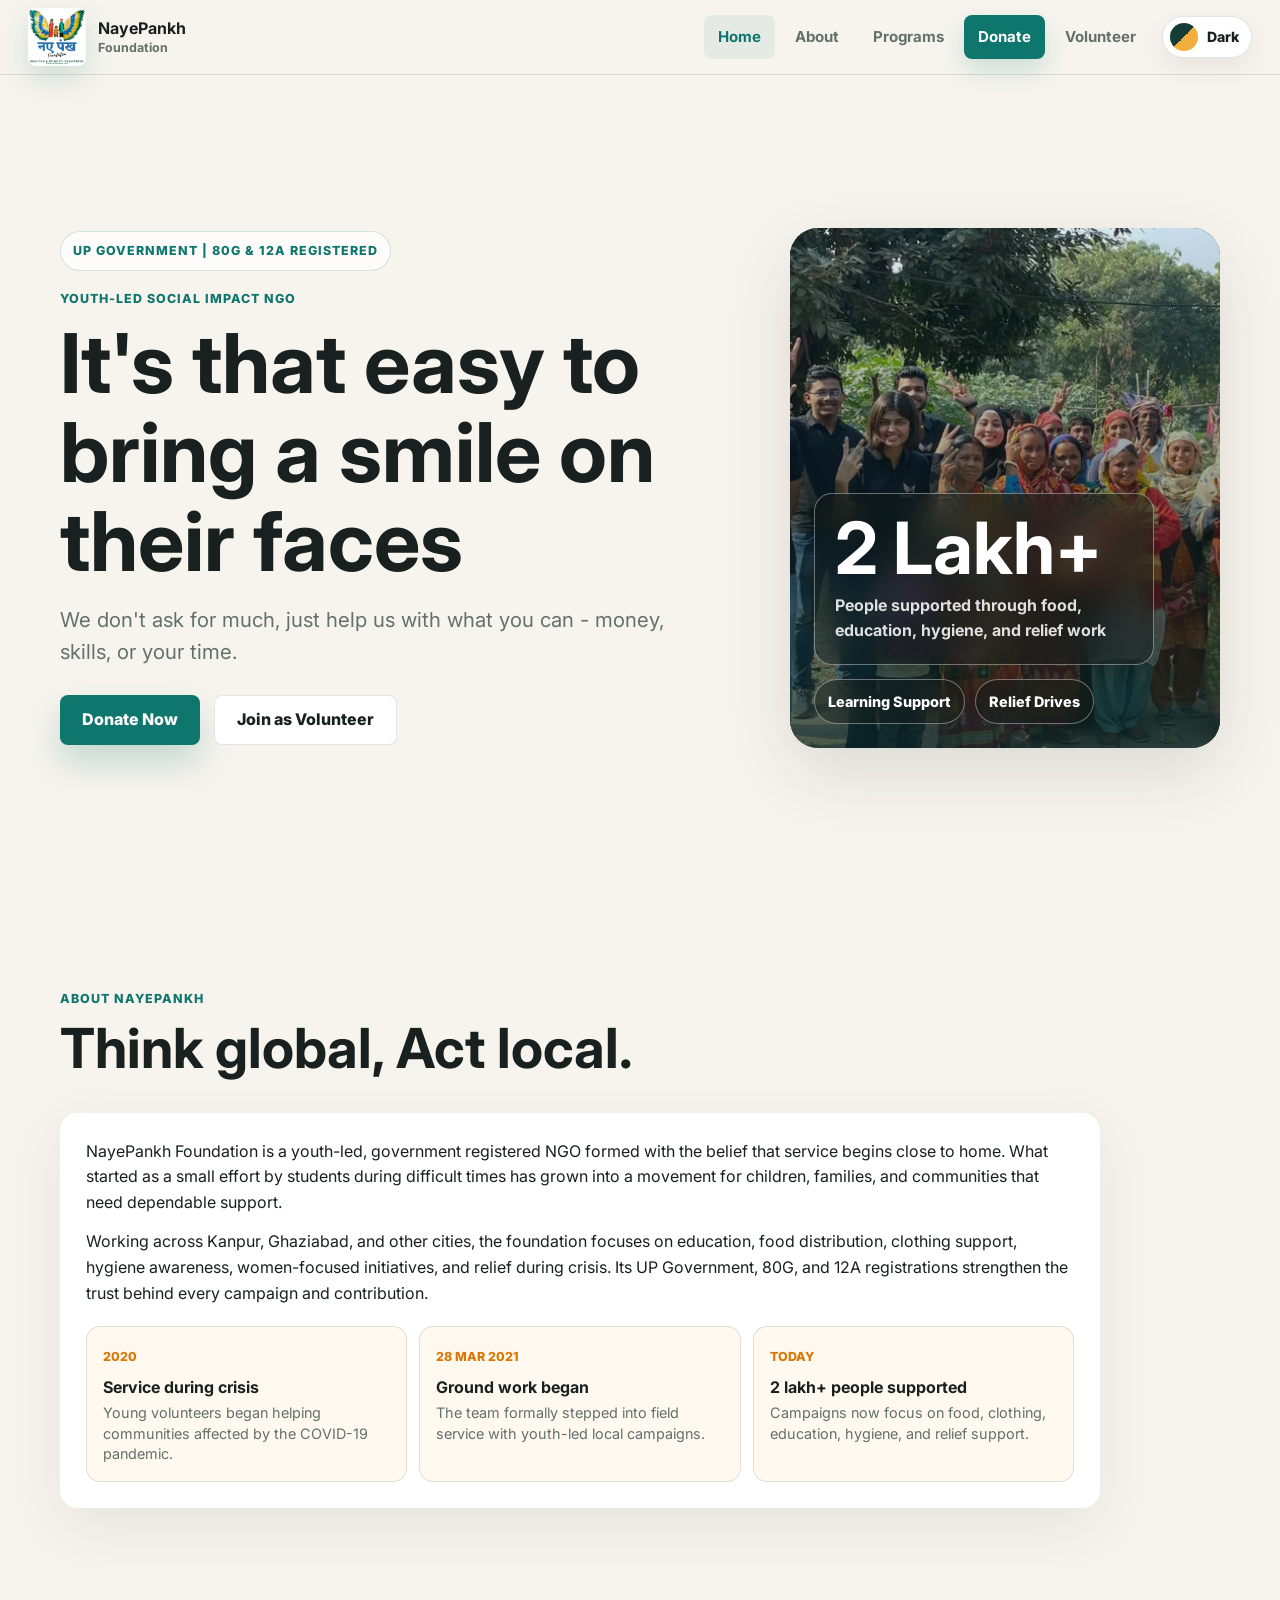
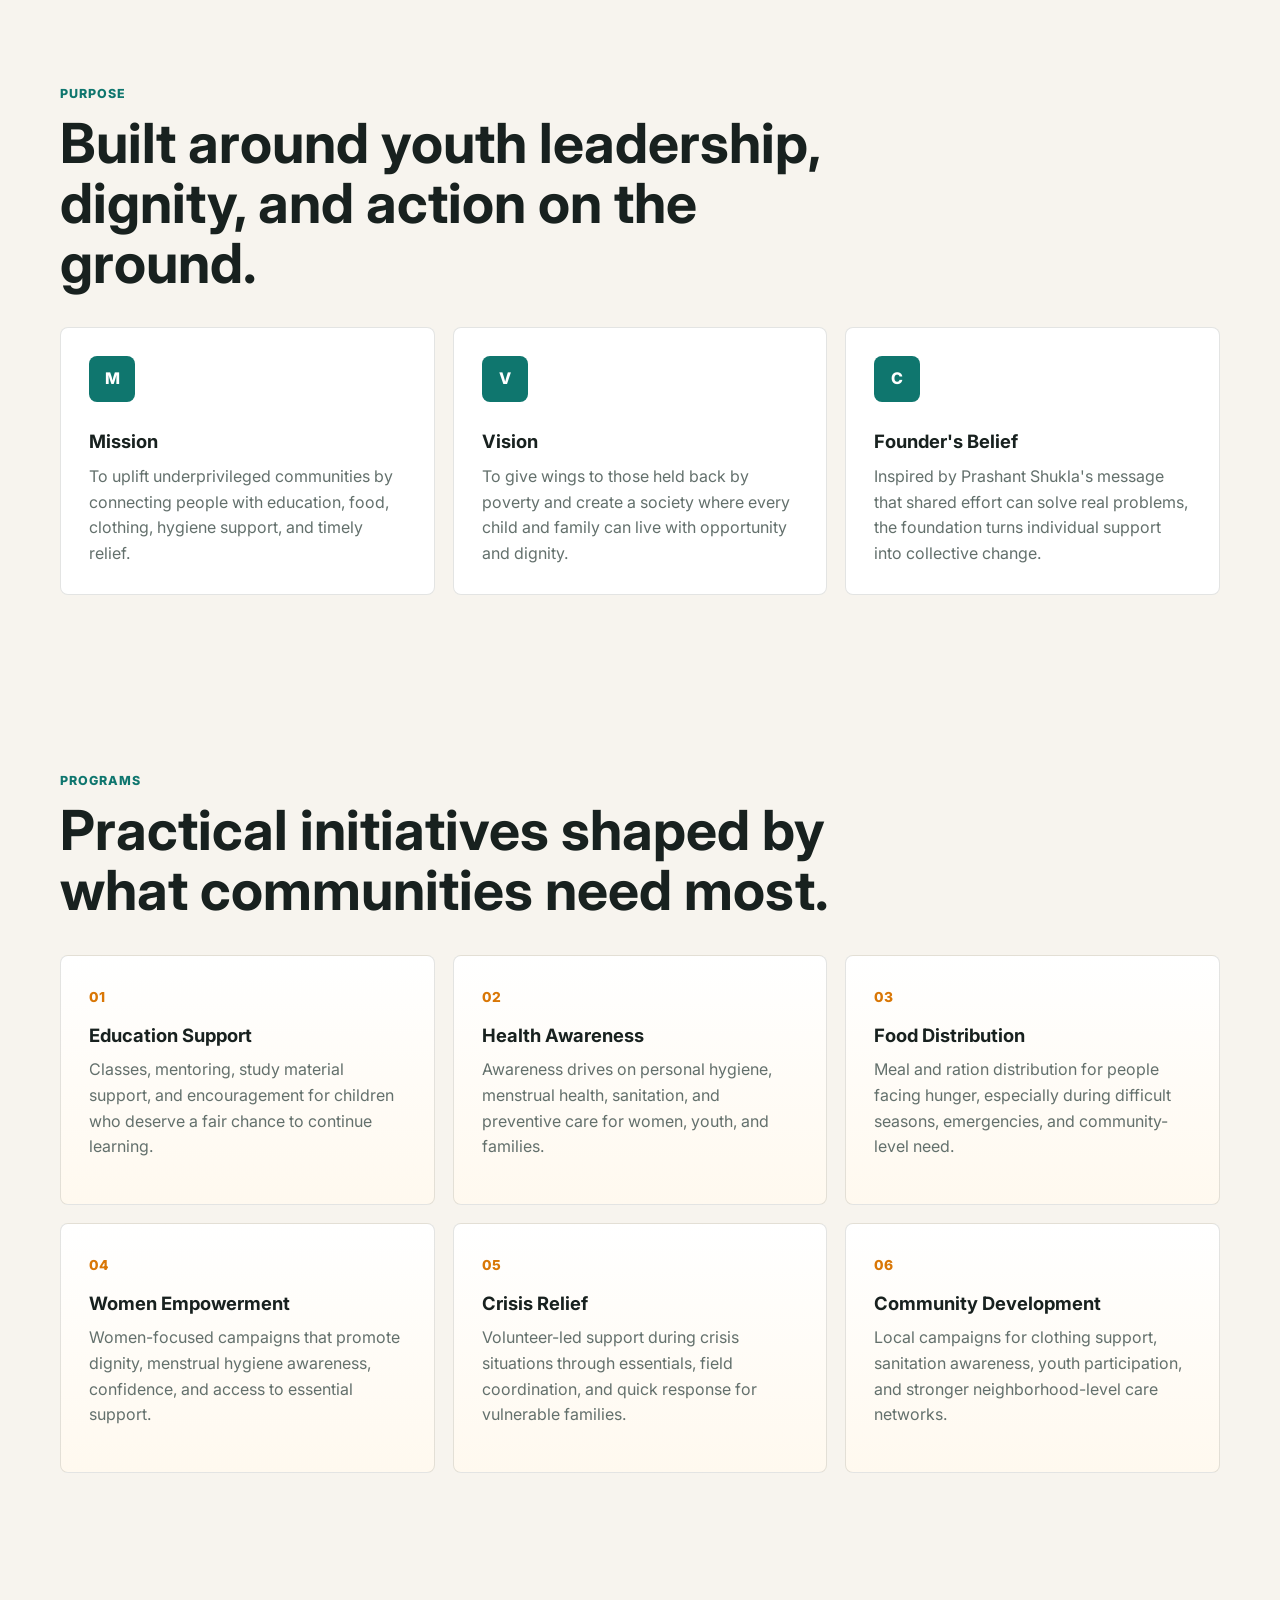
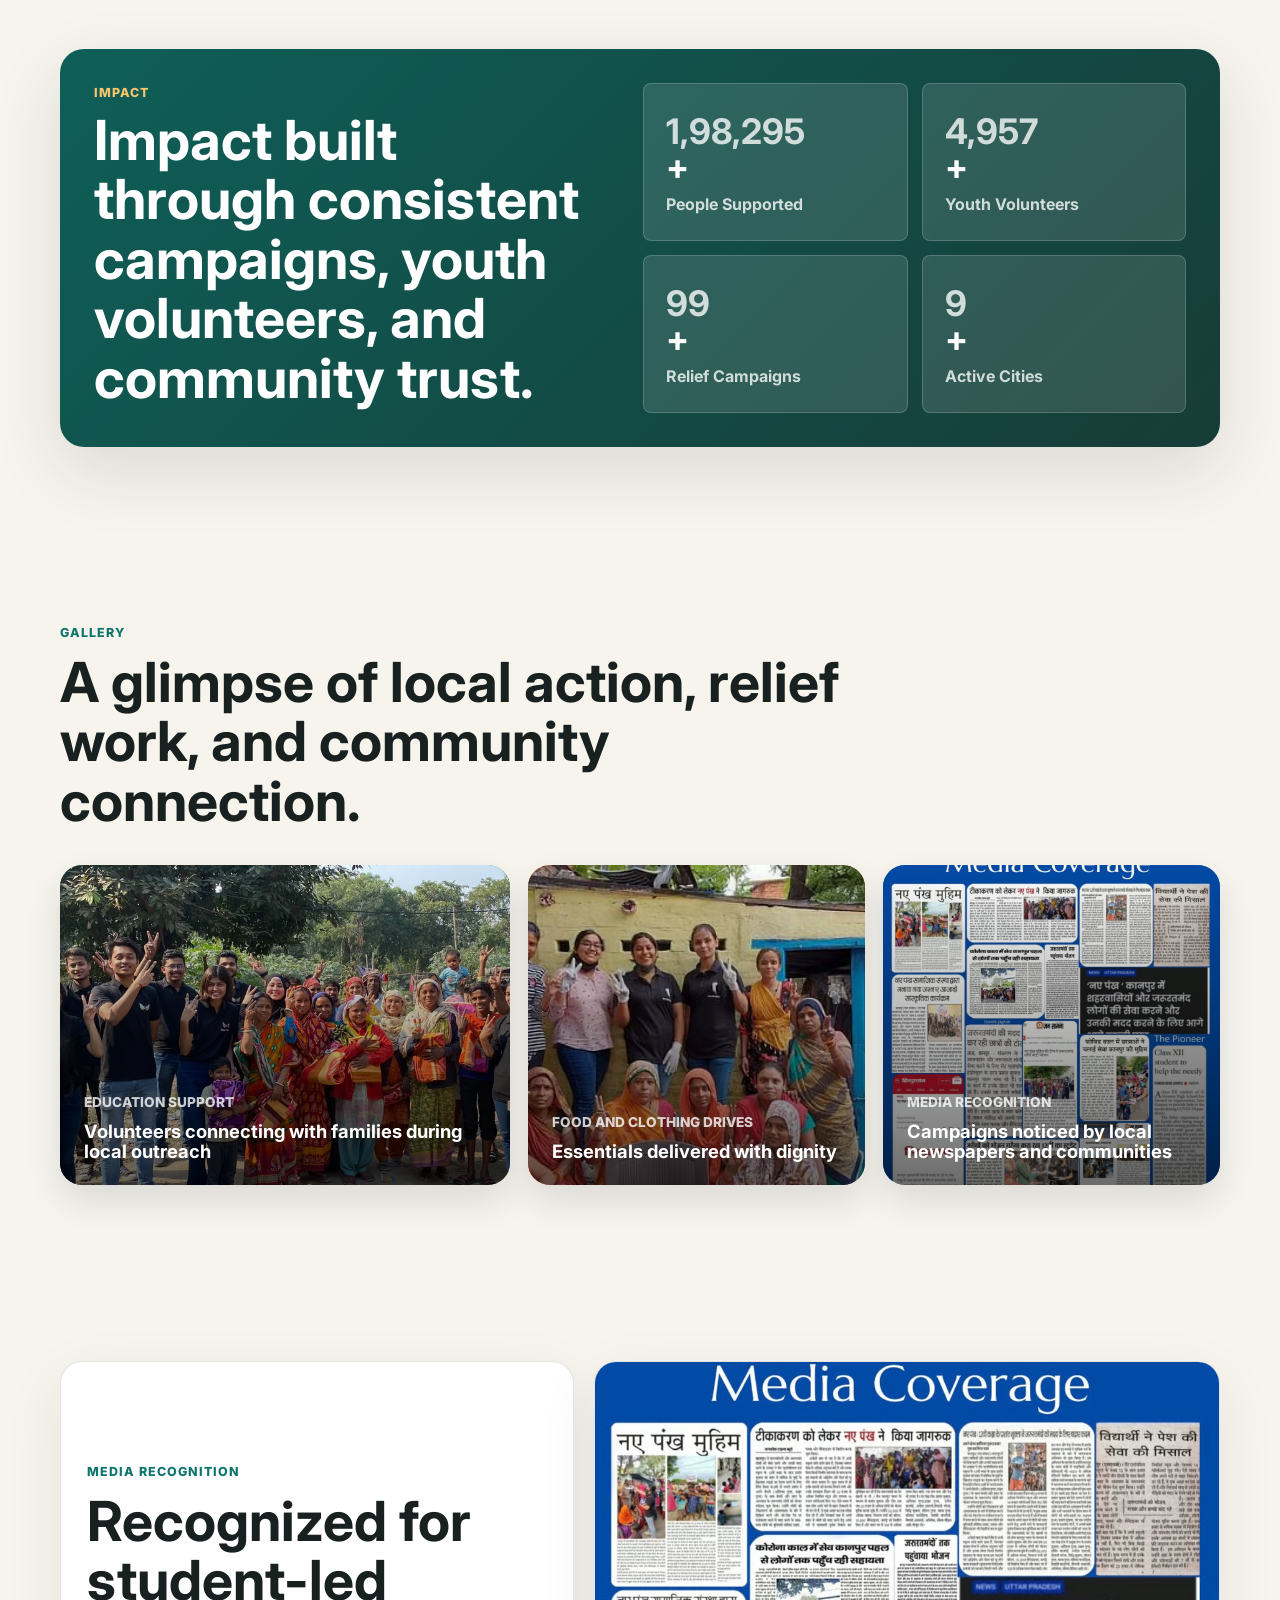
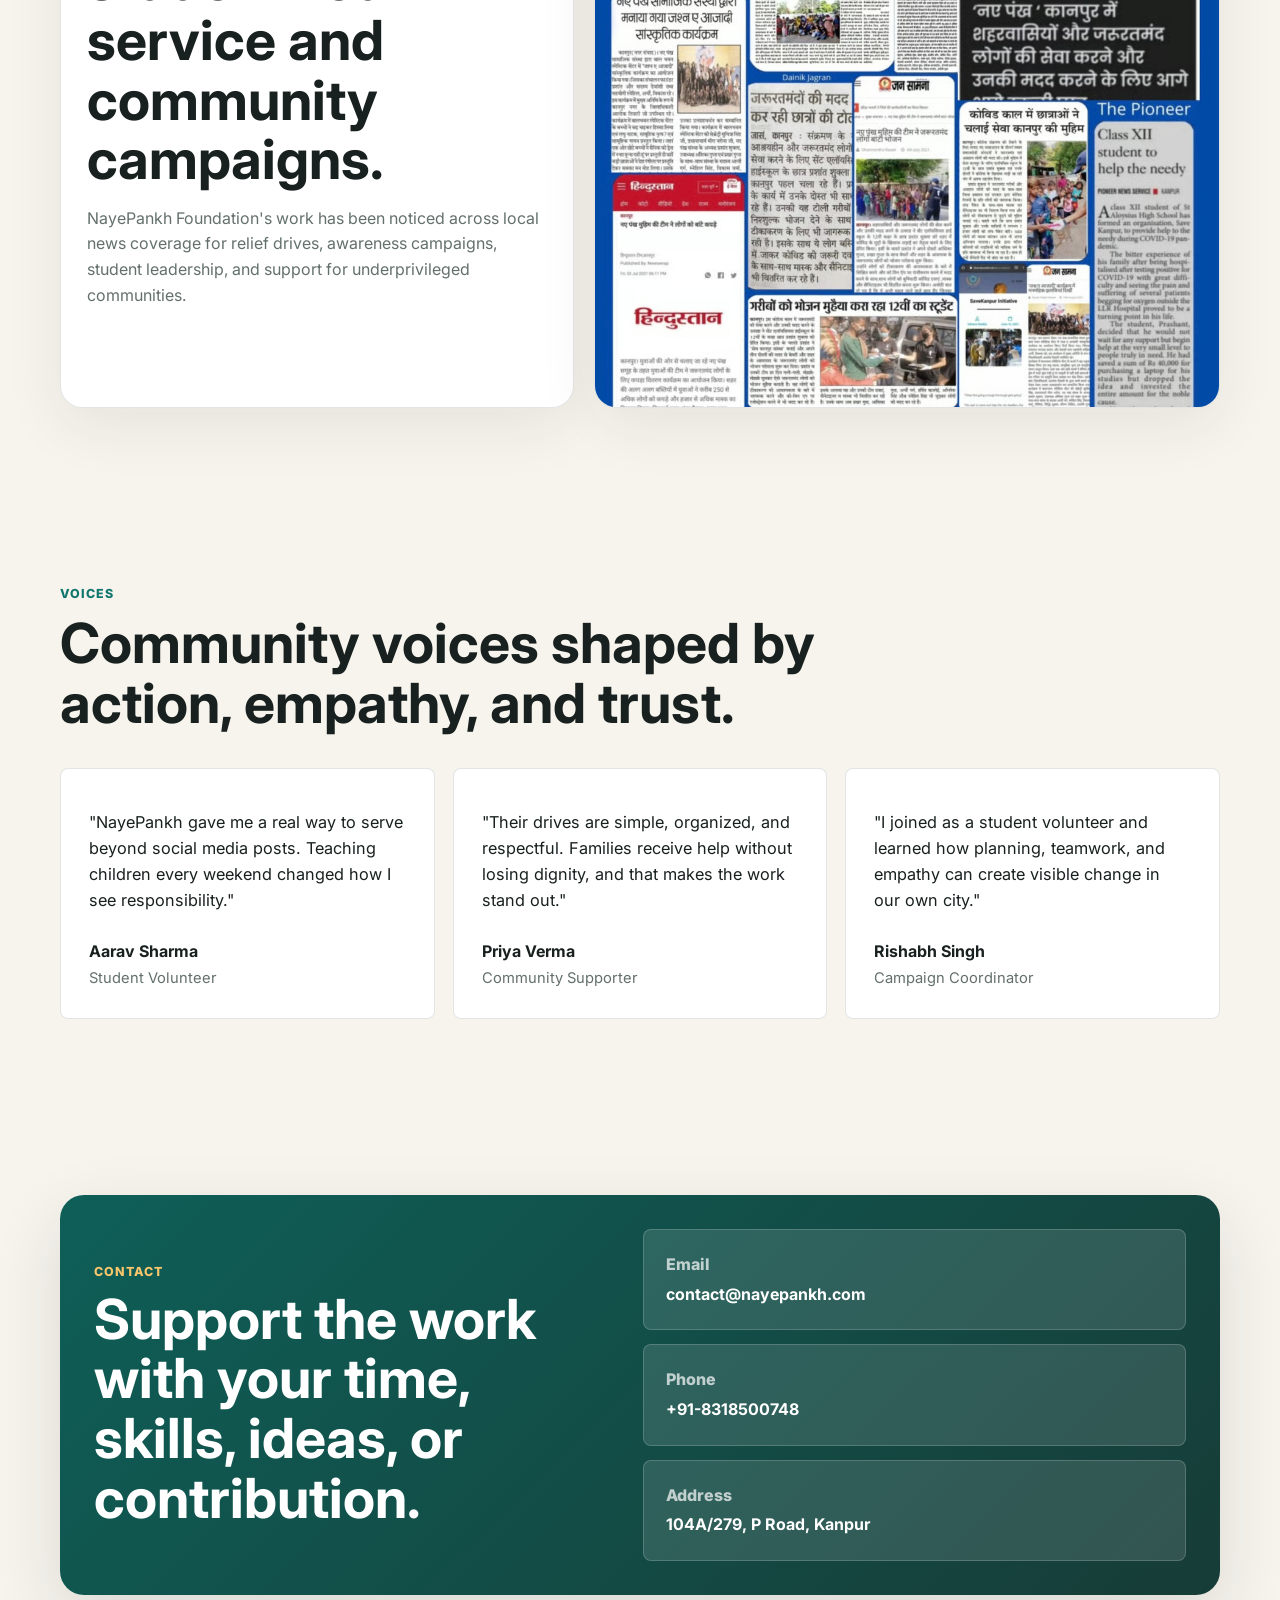
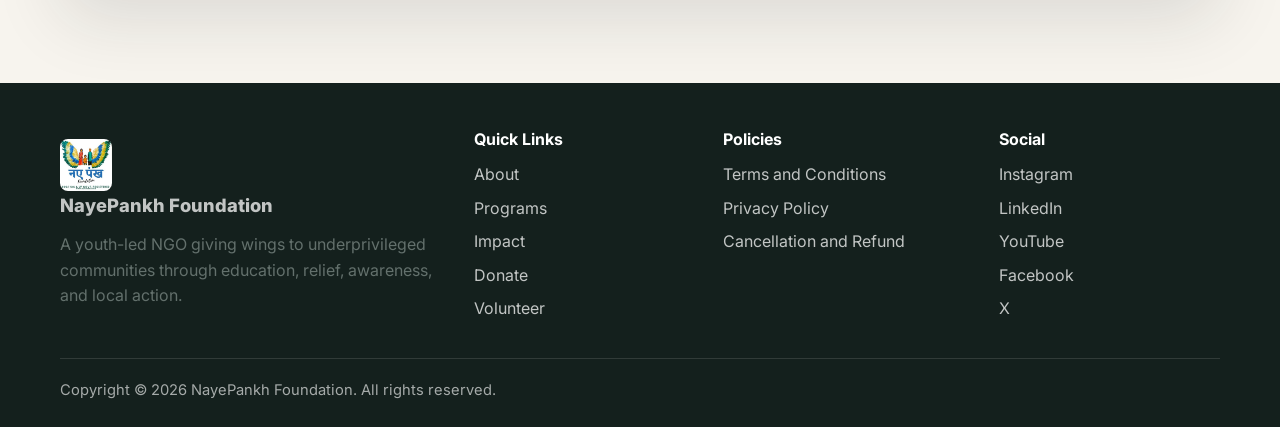
<file: index.html>
﻿<!DOCTYPE html>
<html lang="en">
<head>
  <meta charset="UTF-8">
  <meta name="viewport" content="width=device-width, initial-scale=1.0">
  <title>NayePankh Foundation | Government Registered NGO</title>
  <meta name="description" content="NayePankh Foundation is a UP Government, 80G and 12A registered youth-led NGO helping underprivileged communities through education, food, hygiene, clothing, and relief initiatives.">
  <link rel="preconnect" href="https://fonts.googleapis.com">
  <link rel="preconnect" href="https://fonts.gstatic.com" crossorigin>
  <link href="https://fonts.googleapis.com/css2?family=Inter:wght@400;500;600;700;800&display=swap" rel="stylesheet">
  <link href="https://unpkg.com/aos@2.3.1/dist/aos.css" rel="stylesheet">
  <link rel="stylesheet" href="style.css">
</head>
<body>
  <header class="site-header" id="top">
    <nav class="navbar">
      <a href="index.html#home" class="brand" aria-label="NayePankh Foundation home">
        <img class="brand-logo" src="assets/images/logo/nayepankh-logo.avif" alt="NayePankh Foundation official logo">
        <span>
          <strong>NayePankh</strong>
          <small>Foundation</small>
        </span>
      </a>
      <button class="nav-toggle" type="button" aria-label="Open navigation" aria-expanded="false">
        <span></span>
        <span></span>
        <span></span>
      </button>
      <div class="nav-links" id="navLinks">
        <a href="index.html#home">Home</a>
        <a href="index.html#about">About</a>
        <a href="index.html#programs">Programs</a>
        <a href="donate.html" class="nav-cta">Donate</a>
        <a href="volunteer.html" class="nav-volunteer">Volunteer</a>
        <button class="theme-toggle" type="button" aria-label="Switch to dark mode">
          <span class="theme-toggle-icon"></span>
          <span class="theme-toggle-text">Dark</span>
        </button>
      </div>
    </nav>
  </header>

  <main>
    <section class="hero section-shell" id="home">
      <div class="hero-content" data-aos="fade-up">
        <div class="trust-badge">UP Government | 80G & 12A Registered</div>
        <p class="eyebrow">Youth-led social impact NGO</p>
        <h1>It's that easy to bring a smile on their faces</h1>
        <p class="hero-subtitle">We don't ask for much, just help us with what you can - money, skills, or your time.</p>
        <div class="hero-actions">
          <a class="btn btn-primary" href="donate.html">Donate Now</a>
          <a class="btn btn-secondary" href="volunteer.html">Join as Volunteer</a>
        </div>
      </div>
      <div class="hero-panel" data-aos="zoom-in" data-aos-delay="120">
        <img src="assets/images/gallery/community-outreach.avif" alt="NayePankh Foundation volunteers with community members during a local outreach campaign">
        <div class="hero-image-overlay">
          <div class="hero-stat-card">
            <strong>2 Lakh+</strong>
            <span>People supported through food, education, hygiene, and relief work</span>
          </div>
          <div class="hero-badges">
            <span>Learning Support</span>
            <span>Relief Drives</span>
          </div>
        </div>
      </div>
    </section>

    <section class="about section-shell" id="about">
      <div class="section-heading" data-aos="fade-up">
        <p class="eyebrow">About NayePankh</p>
        <h2>Think global, Act local.</h2>
      </div>
      <div class="about-grid">
        <div class="about-copy" data-aos="fade-up">
          <p>NayePankh Foundation is a youth-led, government registered NGO formed with the belief that service begins close to home. What started as a small effort by students during difficult times has grown into a movement for children, families, and communities that need dependable support.</p>
          <p>Working across Kanpur, Ghaziabad, and other cities, the foundation focuses on education, food distribution, clothing support, hygiene awareness, women-focused initiatives, and relief during crisis. Its UP Government, 80G, and 12A registrations strengthen the trust behind every campaign and contribution.</p>
          <div class="origin-timeline">
            <div>
              <span>2020</span>
              <strong>Service during crisis</strong>
              <p>Young volunteers began helping communities affected by the COVID-19 pandemic.</p>
            </div>
            <div>
              <span>28 Mar 2021</span>
              <strong>Ground work began</strong>
              <p>The team formally stepped into field service with youth-led local campaigns.</p>
            </div>
            <div>
              <span>Today</span>
              <strong>2 lakh+ people supported</strong>
              <p>Campaigns now focus on food, clothing, education, hygiene, and relief support.</p>
            </div>
          </div>
        </div>
      </div>
    </section>

    <section class="mission section-shell">
      <div class="section-heading" data-aos="fade-up">
        <p class="eyebrow">Purpose</p>
        <h2>Built around youth leadership, dignity, and action on the ground.</h2>
      </div>
      <div class="card-grid three">
        <article class="info-card" data-aos="fade-up">
          <span class="card-icon">M</span>
          <h3>Mission</h3>
          <p>To uplift underprivileged communities by connecting people with education, food, clothing, hygiene support, and timely relief.</p>
        </article>
        <article class="info-card" data-aos="fade-up" data-aos-delay="100">
          <span class="card-icon">V</span>
          <h3>Vision</h3>
          <p>To give wings to those held back by poverty and create a society where every child and family can live with opportunity and dignity.</p>
        </article>
        <article class="info-card" data-aos="fade-up" data-aos-delay="200">
          <span class="card-icon">C</span>
          <h3>Founder's Belief</h3>
          <p>Inspired by Prashant Shukla's message that shared effort can solve real problems, the foundation turns individual support into collective change.</p>
        </article>
      </div>
    </section>

    <section class="programs section-shell" id="programs">
      <div class="section-heading" data-aos="fade-up">
        <p class="eyebrow">Programs</p>
        <h2>Practical initiatives shaped by what communities need most.</h2>
      </div>
      <div class="card-grid programs-grid">
        <article class="program-card" data-aos="zoom-in">
          <span>01</span>
          <h3>Education Support</h3>
          <p>Classes, mentoring, study material support, and encouragement for children who deserve a fair chance to continue learning.</p>
        </article>
        <article class="program-card" data-aos="zoom-in" data-aos-delay="60">
          <span>02</span>
          <h3>Health Awareness</h3>
          <p>Awareness drives on personal hygiene, menstrual health, sanitation, and preventive care for women, youth, and families.</p>
        </article>
        <article class="program-card" data-aos="zoom-in" data-aos-delay="120">
          <span>03</span>
          <h3>Food Distribution</h3>
          <p>Meal and ration distribution for people facing hunger, especially during difficult seasons, emergencies, and community-level need.</p>
        </article>
        <article class="program-card" data-aos="zoom-in">
          <span>04</span>
          <h3>Women Empowerment</h3>
          <p>Women-focused campaigns that promote dignity, menstrual hygiene awareness, confidence, and access to essential support.</p>
        </article>
        <article class="program-card" data-aos="zoom-in" data-aos-delay="60">
          <span>05</span>
          <h3>Crisis Relief</h3>
          <p>Volunteer-led support during crisis situations through essentials, field coordination, and quick response for vulnerable families.</p>
        </article>
        <article class="program-card" data-aos="zoom-in" data-aos-delay="120">
          <span>06</span>
          <h3>Community Development</h3>
          <p>Local campaigns for clothing support, sanitation awareness, youth participation, and stronger neighborhood-level care networks.</p>
        </article>
      </div>
    </section>

    <section class="impact section-shell" id="impact">
      <div class="impact-box" data-aos="fade-up">
        <div>
          <p class="eyebrow">Impact</p>
          <h2>Impact built through consistent campaigns, youth volunteers, and community trust.</h2>
        </div>
        <div class="stats-grid">
          <div class="stat-card">
            <strong><span class="counter" data-target="200000" data-final="2 Lakh">0</span>+</strong>
            <span>People Supported</span>
          </div>
          <div class="stat-card">
            <strong><span class="counter" data-target="5000">0</span>+</strong>
            <span>Youth Volunteers</span>
          </div>
          <div class="stat-card">
            <strong><span class="counter" data-target="100">0</span>+</strong>
            <span>Relief Campaigns</span>
          </div>
          <div class="stat-card">
            <strong><span class="counter" data-target="10">0</span>+</strong>
            <span>Active Cities</span>
          </div>
        </div>
      </div>
    </section>

    <section class="gallery section-shell">
      <div class="section-heading" data-aos="fade-up">
        <p class="eyebrow">Gallery</p>
        <h2>A glimpse of local action, relief work, and community connection.</h2>
      </div>
      <div class="gallery-grid">
        <article class="gallery-card education" data-aos="fade-up">
          <img src="assets/images/gallery/community-outreach.avif" alt="NayePankh volunteers with community members during an outreach drive">
          <span>Education Support</span>
          <h3>Volunteers connecting with families during local outreach</h3>
        </article>
        <article class="gallery-card relief" data-aos="fade-up" data-aos-delay="90">
          <img src="assets/images/gallery/volunteer-drive.avif" alt="Women and NayePankh volunteers during a community support campaign">
          <span>Food and Clothing Drives</span>
          <h3>Essentials delivered with dignity</h3>
        </article>
        <article class="gallery-card awareness" data-aos="fade-up" data-aos-delay="180">
          <img src="assets/images/gallery/media-coverage.avif" alt="Media coverage collage highlighting NayePankh Foundation campaigns">
          <span>Media Recognition</span>
          <h3>Campaigns noticed by local newspapers and communities</h3>
        </article>
      </div>
    </section>

    <section class="media section-shell">
      <div class="media-panel" data-aos="fade-up">
        <div class="media-copy">
          <p class="eyebrow">Media Recognition</p>
          <h2>Recognized for student-led service and community campaigns.</h2>
          <p>NayePankh Foundation's work has been noticed across local news coverage for relief drives, awareness campaigns, student leadership, and support for underprivileged communities.</p>
        </div>
        <div class="media-visual">
          <img src="assets/images/gallery/media-coverage.avif" alt="Newspaper and media coverage collage for NayePankh Foundation campaigns">
        </div>
      </div>
    </section>

    <section class="testimonials section-shell">
      <div class="section-heading" data-aos="fade-up">
        <p class="eyebrow">Voices</p>
        <h2>Community voices shaped by action, empathy, and trust.</h2>
      </div>
      <div class="card-grid three">
        <article class="testimonial-card" data-aos="fade-up">
          <p>"NayePankh gave me a real way to serve beyond social media posts. Teaching children every weekend changed how I see responsibility."</p>
          <strong>Aarav Sharma</strong>
          <span>Student Volunteer</span>
        </article>
        <article class="testimonial-card" data-aos="fade-up" data-aos-delay="100">
          <p>"Their drives are simple, organized, and respectful. Families receive help without losing dignity, and that makes the work stand out."</p>
          <strong>Priya Verma</strong>
          <span>Community Supporter</span>
        </article>
        <article class="testimonial-card" data-aos="fade-up" data-aos-delay="200">
          <p>"I joined as a student volunteer and learned how planning, teamwork, and empathy can create visible change in our own city."</p>
          <strong>Rishabh Singh</strong>
          <span>Campaign Coordinator</span>
        </article>
      </div>
    </section>

    <section class="contact section-shell" id="contact">
      <div class="contact-panel" data-aos="zoom-in">
        <div>
          <p class="eyebrow">Contact</p>
          <h2>Support the work with your time, skills, ideas, or contribution.</h2>
        </div>
        <div class="contact-cards">
          <a class="contact-card" href="mailto:contact@nayepankh.com">
            <span>Email</span>
            <strong>contact@nayepankh.com</strong>
          </a>
          <a class="contact-card" href="tel:+918318500748">
            <span>Phone</span>
            <strong>+91-8318500748</strong>
          </a>
          <div class="contact-card">
            <span>Address</span>
            <strong>104A/279, P Road, Kanpur</strong>
          </div>
        </div>
      </div>
    </section>
  </main>

  <footer class="footer">
    <div class="footer-grid">
      <div>
        <a href="index.html#home" class="footer-brand">
          <img class="footer-logo" src="assets/images/logo/nayepankh-logo.avif" alt="NayePankh Foundation official logo">
          <span>NayePankh Foundation</span>
        </a>
        <p>A youth-led NGO giving wings to underprivileged communities through education, relief, awareness, and local action.</p>
      </div>
      <div>
        <h3>Quick Links</h3>
        <a href="index.html#about">About</a>
        <a href="index.html#programs">Programs</a>
        <a href="index.html#impact">Impact</a>
        <a href="donate.html">Donate</a>
        <a href="volunteer.html">Volunteer</a>
      </div>
      <div>
        <h3>Policies</h3>
        <a href="#top">Terms and Conditions</a>
        <a href="#top">Privacy Policy</a>
        <a href="#top">Cancellation and Refund</a>
      </div>
      <div>
        <h3>Social</h3>
        <a href="http://www.instagram.com/nayepankhfoundation" target="_blank" rel="noopener">Instagram</a>
        <a href="https://www.linkedin.com/company/nayepankh" target="_blank" rel="noopener">LinkedIn</a>
        <a href="https://www.youtube.com/@nayepankhfoundation" target="_blank" rel="noopener">YouTube</a>
        <a href="http://www.facebook.com/nayepankhfoundation" target="_blank" rel="noopener">Facebook</a>
        <a href="http://www.twitter.com/nayepankh" target="_blank" rel="noopener">X</a>
      </div>
    </div>
    <div class="footer-bottom">
      <span>Copyright © 2026 NayePankh Foundation. All rights reserved.</span>
    </div>
  </footer>

  <div class="toast" id="toast" role="status" aria-live="polite"></div>

  <script src="https://unpkg.com/aos@2.3.1/dist/aos.js"></script>
  <script src="script.js"></script>
</body>
</html>
</file>
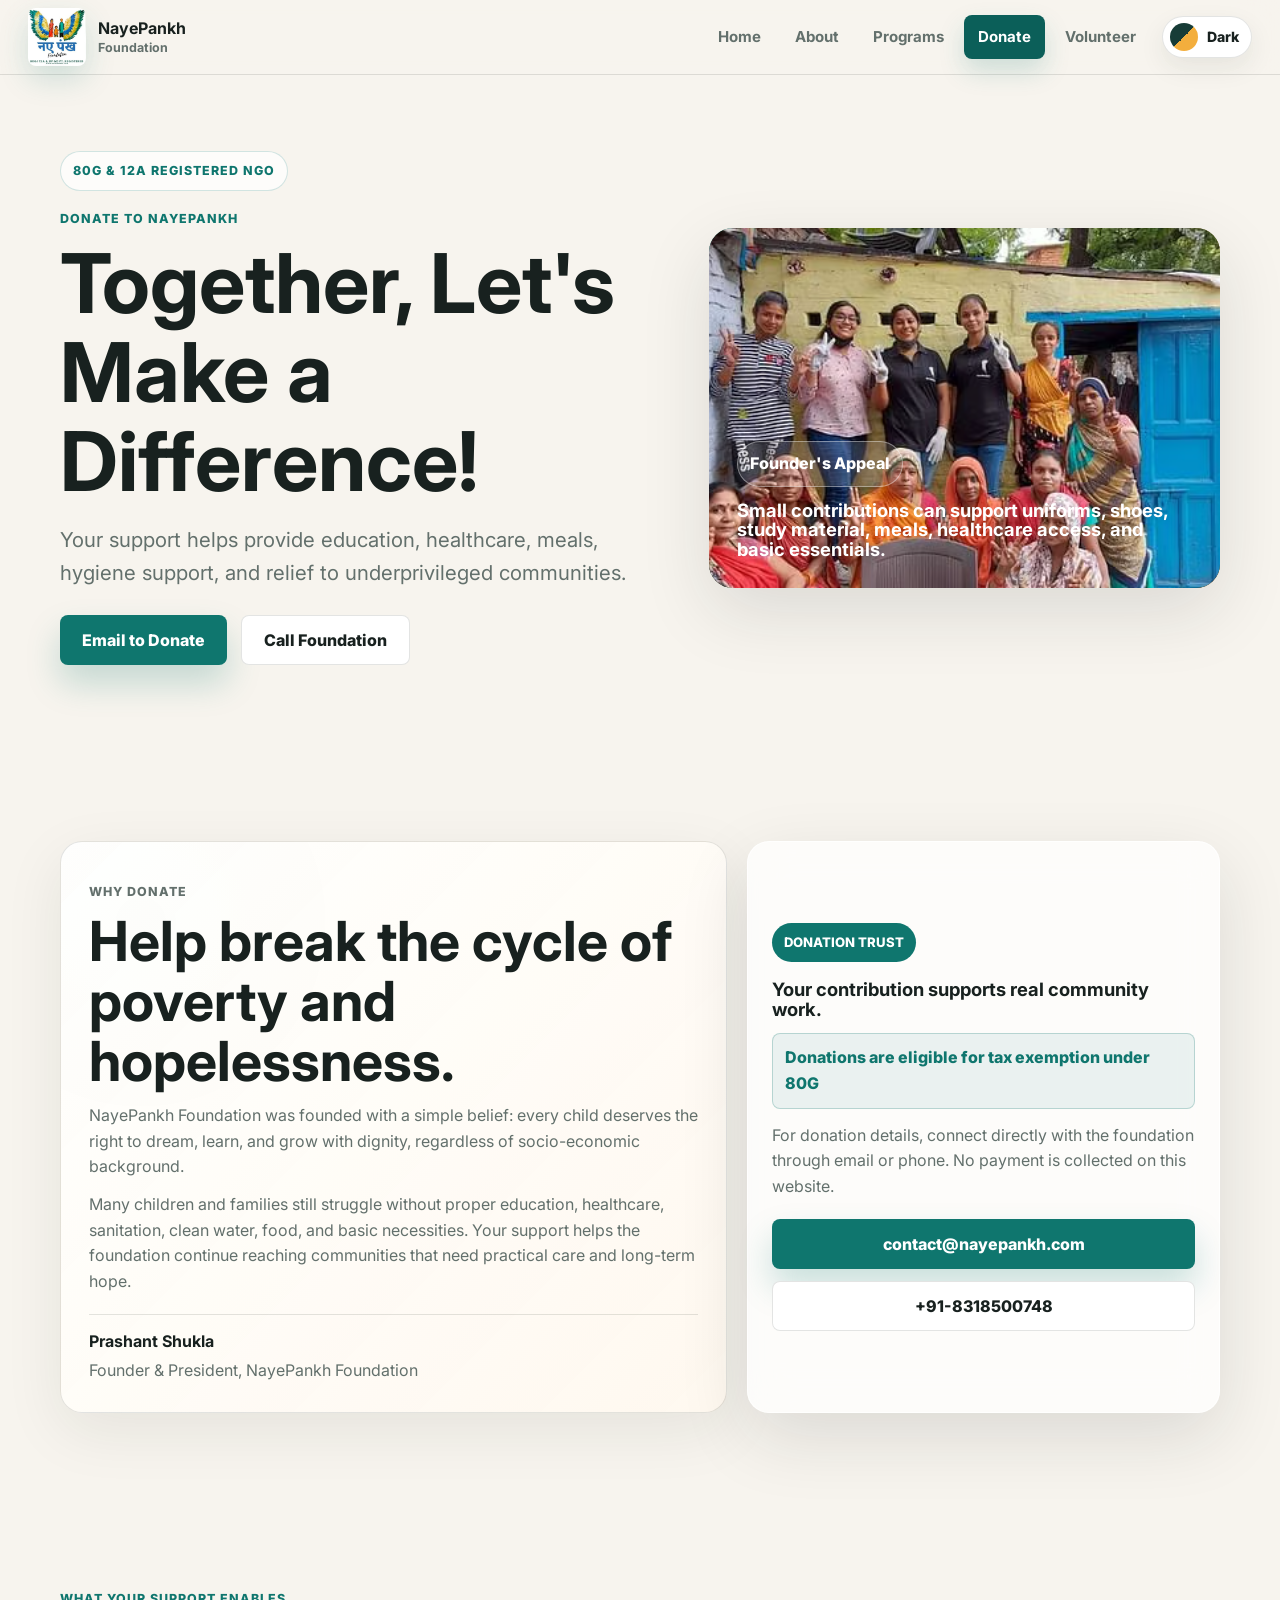
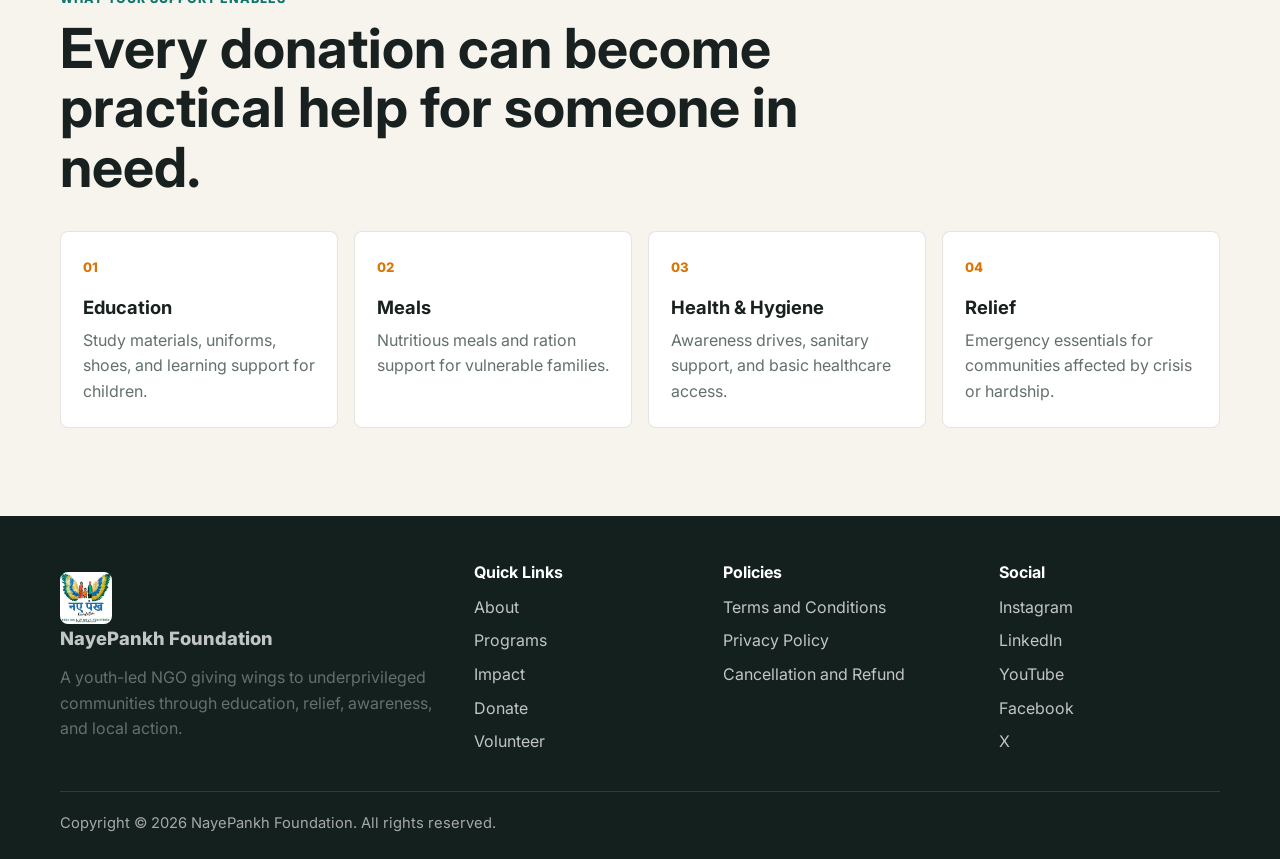
<file: donate.html>
<!DOCTYPE html>
<html lang="en">
<head>
  <meta charset="UTF-8">
  <meta name="viewport" content="width=device-width, initial-scale=1.0">
  <title>Donate | NayePankh Foundation</title>
  <meta name="description" content="Support NayePankh Foundation's education, healthcare, food, hygiene, and relief initiatives for underprivileged communities.">
  <link rel="preconnect" href="https://fonts.googleapis.com">
  <link rel="preconnect" href="https://fonts.gstatic.com" crossorigin>
  <link href="https://fonts.googleapis.com/css2?family=Inter:wght@400;500;600;700;800&display=swap" rel="stylesheet">
  <link href="https://unpkg.com/aos@2.3.1/dist/aos.css" rel="stylesheet">
  <link rel="stylesheet" href="style.css">
</head>
<body>
  <header class="site-header" id="top">
    <nav class="navbar">
      <a href="index.html#home" class="brand" aria-label="NayePankh Foundation home">
        <img class="brand-logo" src="assets/images/logo/nayepankh-logo.avif" alt="NayePankh Foundation official logo">
        <span>
          <strong>NayePankh</strong>
          <small>Foundation</small>
        </span>
      </a>
      <button class="nav-toggle" type="button" aria-label="Open navigation" aria-expanded="false">
        <span></span>
        <span></span>
        <span></span>
      </button>
      <div class="nav-links" id="navLinks">
        <a href="index.html#home">Home</a>
        <a href="index.html#about">About</a>
        <a href="index.html#programs">Programs</a>
        <a href="donate.html" class="nav-cta active">Donate</a>
        <a href="volunteer.html" class="nav-volunteer">Volunteer</a>
        <button class="theme-toggle" type="button" aria-label="Switch to dark mode">
          <span class="theme-toggle-icon"></span>
          <span class="theme-toggle-text">Dark</span>
        </button>
      </div>
    </nav>
  </header>

  <main>
    <section class="page-hero section-shell">
      <div data-aos="fade-up">
        <div class="trust-badge">80G & 12A Registered NGO</div>
        <p class="eyebrow">Donate to NayePankh</p>
        <h1>Together, Let's Make a Difference!</h1>
        <p class="hero-subtitle">Your support helps provide education, healthcare, meals, hygiene support, and relief to underprivileged communities.</p>
        <div class="hero-actions">
          <a class="btn btn-primary" href="mailto:contact@nayepankh.com">Email to Donate</a>
          <a class="btn btn-secondary" href="tel:+918318500748">Call Foundation</a>
        </div>
      </div>
      <div class="page-hero-card" data-aos="zoom-in">
        <img src="assets/images/gallery/volunteer-drive.avif" alt="NayePankh Foundation volunteers during a community support campaign">
        <span>Founder's Appeal</span>
        <h3>Small contributions can support uniforms, shoes, study material, meals, healthcare access, and basic essentials.</h3>
      </div>
    </section>

    <section class="donate section-shell">
      <div class="donate-panel" data-aos="fade-up">
        <div class="donate-copy">
          <p class="eyebrow">Why Donate</p>
          <h2>Help break the cycle of poverty and hopelessness.</h2>
          <p>NayePankh Foundation was founded with a simple belief: every child deserves the right to dream, learn, and grow with dignity, regardless of socio-economic background.</p>
          <p>Many children and families still struggle without proper education, healthcare, sanitation, clean water, food, and basic necessities. Your support helps the foundation continue reaching communities that need practical care and long-term hope.</p>
          <div class="founder-signature">
            <strong>Prashant Shukla</strong>
            <span>Founder & President, NayePankh Foundation</span>
          </div>
        </div>
        <div class="donate-card glass">
          <span>Donation Trust</span>
          <h3>Your contribution supports real community work.</h3>
          <div class="tax-badge">Donations are eligible for tax exemption under 80G</div>
          <p>For donation details, connect directly with the foundation through email or phone. No payment is collected on this website.</p>
          <div class="donate-actions">
            <a class="btn btn-primary" href="mailto:contact@nayepankh.com">contact@nayepankh.com</a>
            <a class="btn btn-secondary" href="tel:+918318500748">+91-8318500748</a>
          </div>
        </div>
      </div>
    </section>

    <section class="section-shell">
      <div class="section-heading" data-aos="fade-up">
        <p class="eyebrow">What Your Support Enables</p>
        <h2>Every donation can become practical help for someone in need.</h2>
      </div>
      <div class="support-grid">
        <article class="support-card" data-aos="fade-up">
          <span>01</span>
          <h3>Education</h3>
          <p>Study materials, uniforms, shoes, and learning support for children.</p>
        </article>
        <article class="support-card" data-aos="fade-up" data-aos-delay="80">
          <span>02</span>
          <h3>Meals</h3>
          <p>Nutritious meals and ration support for vulnerable families.</p>
        </article>
        <article class="support-card" data-aos="fade-up" data-aos-delay="160">
          <span>03</span>
          <h3>Health & Hygiene</h3>
          <p>Awareness drives, sanitary support, and basic healthcare access.</p>
        </article>
        <article class="support-card" data-aos="fade-up" data-aos-delay="240">
          <span>04</span>
          <h3>Relief</h3>
          <p>Emergency essentials for communities affected by crisis or hardship.</p>
        </article>
      </div>
    </section>
  </main>

  <footer class="footer">
    <div class="footer-grid">
      <div>
        <a href="index.html#home" class="footer-brand">
          <img class="footer-logo" src="assets/images/logo/nayepankh-logo.avif" alt="NayePankh Foundation official logo">
          <span>NayePankh Foundation</span>
        </a>
        <p>A youth-led NGO giving wings to underprivileged communities through education, relief, awareness, and local action.</p>
      </div>
      <div>
        <h3>Quick Links</h3>
        <a href="index.html#about">About</a>
        <a href="index.html#programs">Programs</a>
        <a href="index.html#impact">Impact</a>
        <a href="donate.html">Donate</a>
        <a href="volunteer.html">Volunteer</a>
      </div>
      <div>
        <h3>Policies</h3>
        <a href="index.html#top">Terms and Conditions</a>
        <a href="index.html#top">Privacy Policy</a>
        <a href="index.html#top">Cancellation and Refund</a>
      </div>
      <div>
        <h3>Social</h3>
        <a href="http://www.instagram.com/nayepankhfoundation" target="_blank" rel="noopener">Instagram</a>
        <a href="https://www.linkedin.com/company/nayepankh" target="_blank" rel="noopener">LinkedIn</a>
        <a href="https://www.youtube.com/@nayepankhfoundation" target="_blank" rel="noopener">YouTube</a>
        <a href="http://www.facebook.com/nayepankhfoundation" target="_blank" rel="noopener">Facebook</a>
        <a href="http://www.twitter.com/nayepankh" target="_blank" rel="noopener">X</a>
      </div>
    </div>
    <div class="footer-bottom">
      <span>Copyright © 2026 NayePankh Foundation. All rights reserved.</span>
    </div>
  </footer>

  <div class="toast" id="toast" role="status" aria-live="polite"></div>

  <script src="https://unpkg.com/aos@2.3.1/dist/aos.js"></script>
  <script src="script.js"></script>
</body>
</html>
</file>
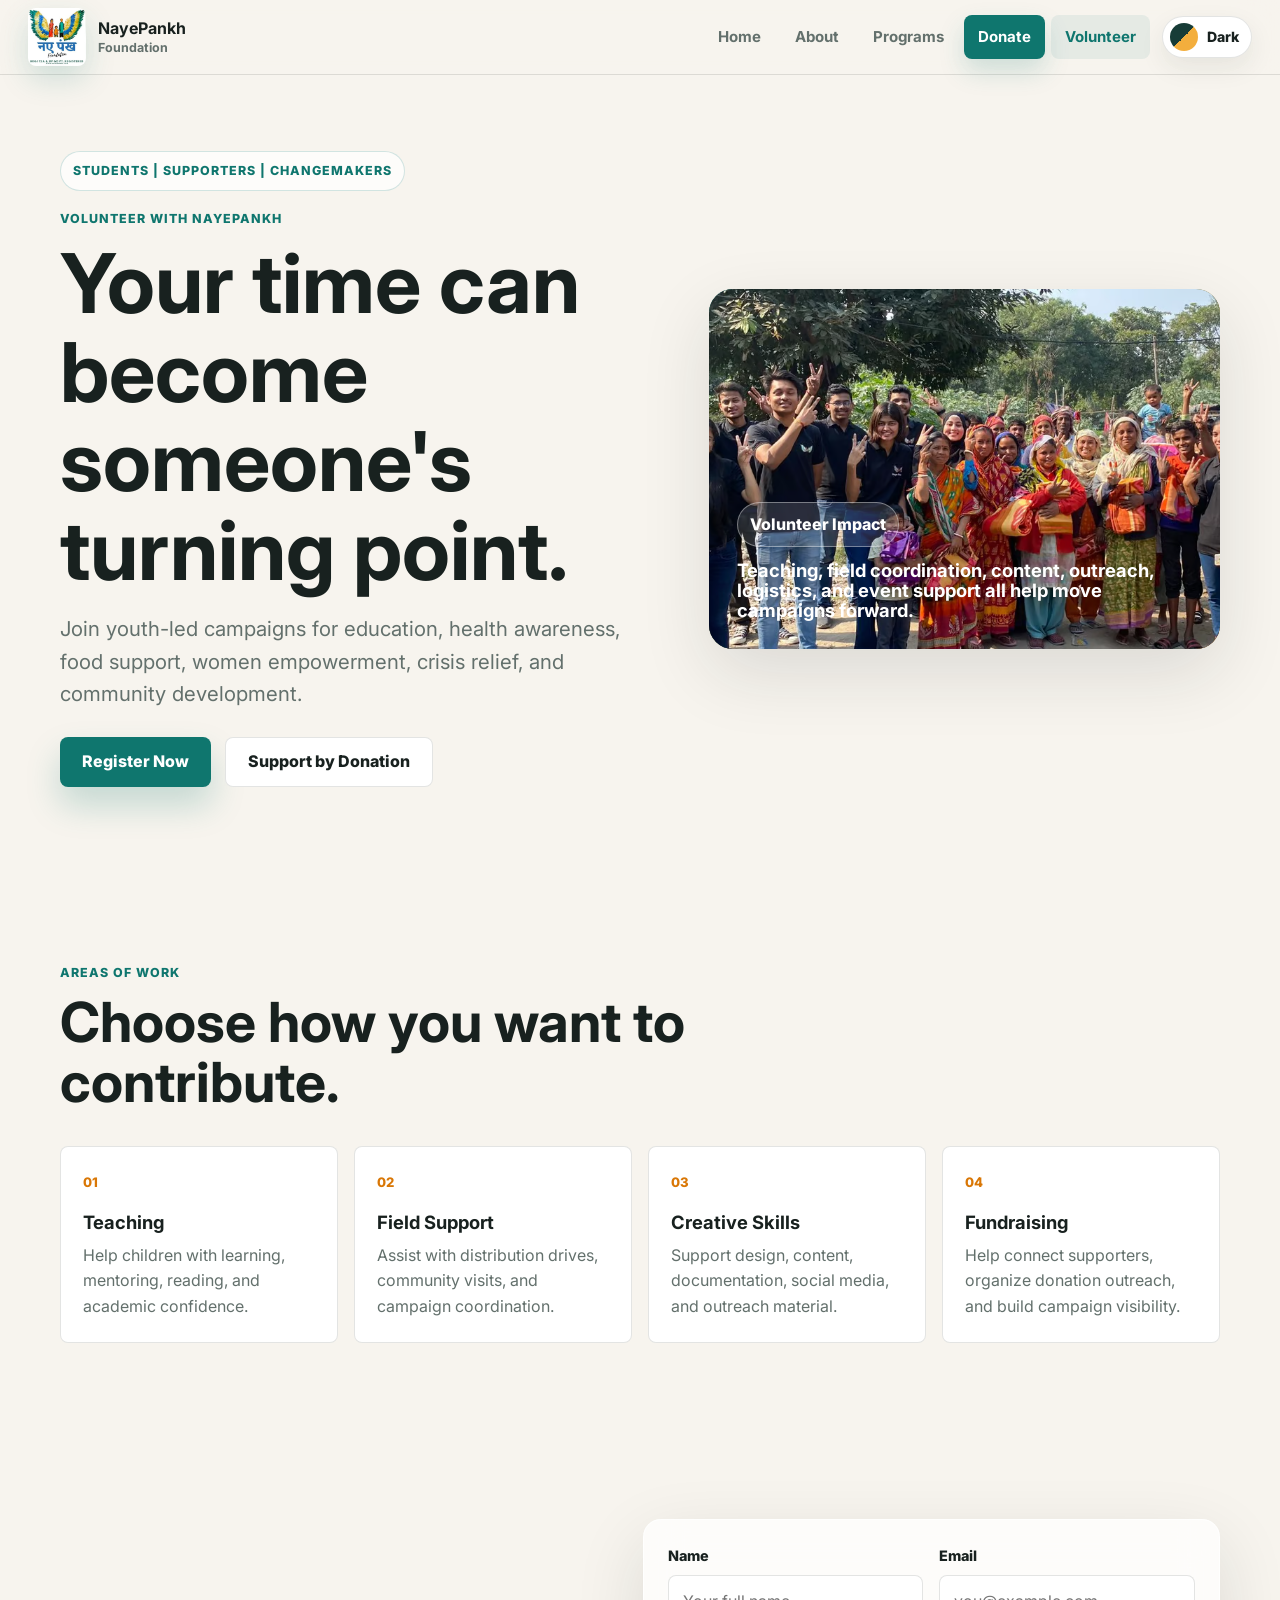
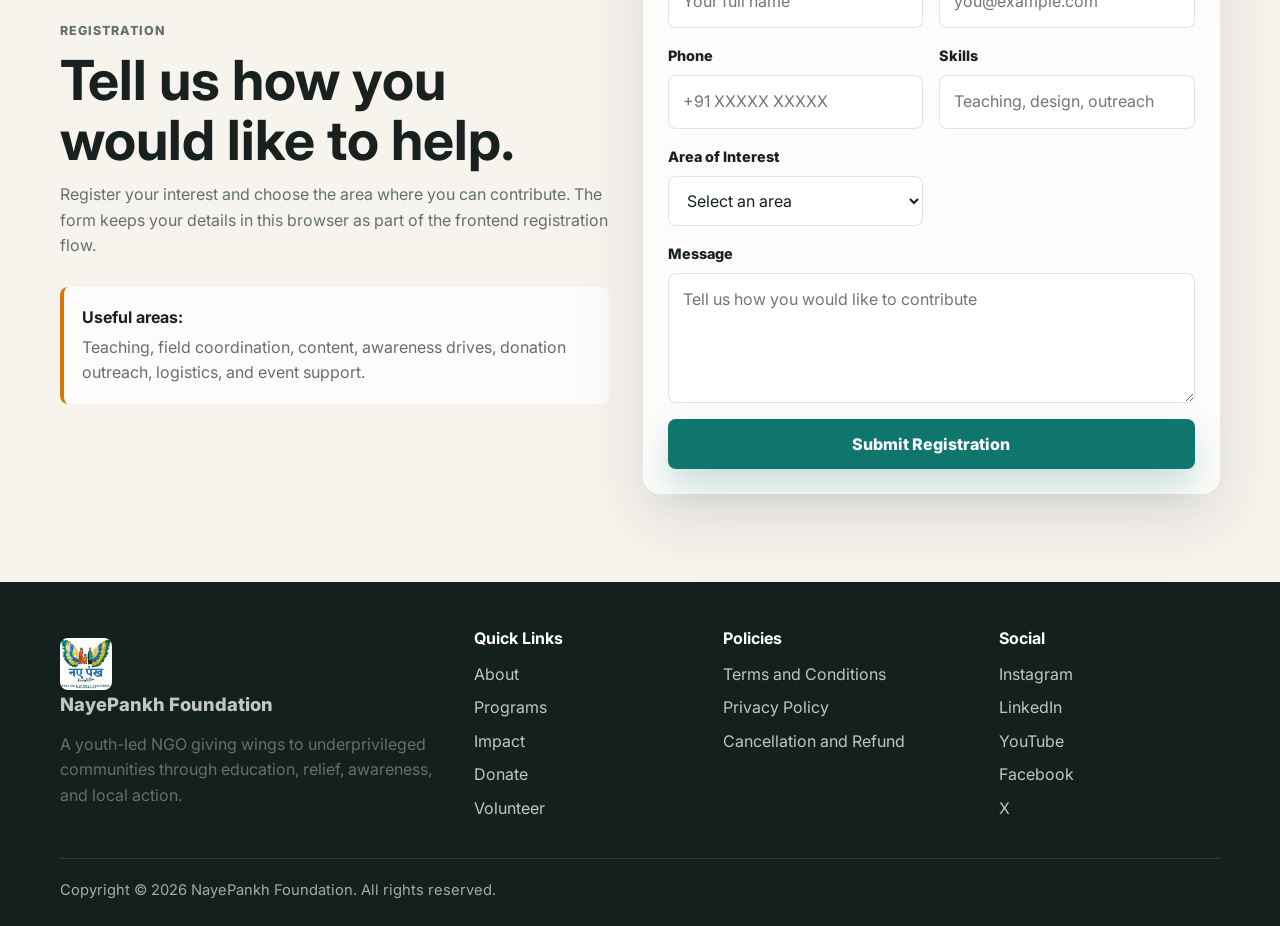
<file: volunteer.html>
<!DOCTYPE html>
<html lang="en">
<head>
  <meta charset="UTF-8">
  <meta name="viewport" content="width=device-width, initial-scale=1.0">
  <title>Volunteer | NayePankh Foundation</title>
  <meta name="description" content="Join NayePankh Foundation as a volunteer and contribute to education, health awareness, food support, women empowerment, and relief initiatives.">
  <link rel="preconnect" href="https://fonts.googleapis.com">
  <link rel="preconnect" href="https://fonts.gstatic.com" crossorigin>
  <link href="https://fonts.googleapis.com/css2?family=Inter:wght@400;500;600;700;800&display=swap" rel="stylesheet">
  <link href="https://unpkg.com/aos@2.3.1/dist/aos.css" rel="stylesheet">
  <link rel="stylesheet" href="style.css">
</head>
<body>
  <header class="site-header" id="top">
    <nav class="navbar">
      <a href="index.html#home" class="brand" aria-label="NayePankh Foundation home">
        <img class="brand-logo" src="assets/images/logo/nayepankh-logo.avif" alt="NayePankh Foundation official logo">
        <span>
          <strong>NayePankh</strong>
          <small>Foundation</small>
        </span>
      </a>
      <button class="nav-toggle" type="button" aria-label="Open navigation" aria-expanded="false">
        <span></span>
        <span></span>
        <span></span>
      </button>
      <div class="nav-links" id="navLinks">
        <a href="index.html#home">Home</a>
        <a href="index.html#about">About</a>
        <a href="index.html#programs">Programs</a>
        <a href="donate.html" class="nav-cta">Donate</a>
        <a href="volunteer.html" class="nav-volunteer active">Volunteer</a>
        <button class="theme-toggle" type="button" aria-label="Switch to dark mode">
          <span class="theme-toggle-icon"></span>
          <span class="theme-toggle-text">Dark</span>
        </button>
      </div>
    </nav>
  </header>

  <main>
    <section class="page-hero section-shell">
      <div data-aos="fade-up">
        <div class="trust-badge">Students | Supporters | Changemakers</div>
        <p class="eyebrow">Volunteer with NayePankh</p>
        <h1>Your time can become someone's turning point.</h1>
        <p class="hero-subtitle">Join youth-led campaigns for education, health awareness, food support, women empowerment, crisis relief, and community development.</p>
        <div class="hero-actions">
          <a class="btn btn-primary" href="#volunteer-form">Register Now</a>
          <a class="btn btn-secondary" href="donate.html">Support by Donation</a>
        </div>
      </div>
      <div class="page-hero-card" data-aos="zoom-in">
        <img src="assets/images/gallery/community-outreach.avif" alt="NayePankh volunteers with community members">
        <span>Volunteer Impact</span>
        <h3>Teaching, field coordination, content, outreach, logistics, and event support all help move campaigns forward.</h3>
      </div>
    </section>

    <section class="section-shell">
      <div class="section-heading" data-aos="fade-up">
        <p class="eyebrow">Areas of Work</p>
        <h2>Choose how you want to contribute.</h2>
      </div>
      <div class="support-grid">
        <article class="support-card" data-aos="fade-up">
          <span>01</span>
          <h3>Teaching</h3>
          <p>Help children with learning, mentoring, reading, and academic confidence.</p>
        </article>
        <article class="support-card" data-aos="fade-up" data-aos-delay="80">
          <span>02</span>
          <h3>Field Support</h3>
          <p>Assist with distribution drives, community visits, and campaign coordination.</p>
        </article>
        <article class="support-card" data-aos="fade-up" data-aos-delay="160">
          <span>03</span>
          <h3>Creative Skills</h3>
          <p>Support design, content, documentation, social media, and outreach material.</p>
        </article>
        <article class="support-card" data-aos="fade-up" data-aos-delay="240">
          <span>04</span>
          <h3>Fundraising</h3>
          <p>Help connect supporters, organize donation outreach, and build campaign visibility.</p>
        </article>
      </div>
    </section>

    <section class="volunteer section-shell" id="volunteer-form">
      <div class="volunteer-layout">
        <div class="volunteer-intro" data-aos="fade-up">
          <p class="eyebrow">Registration</p>
          <h2>Tell us how you would like to help.</h2>
          <p>Register your interest and choose the area where you can contribute. The form keeps your details in this browser as part of the frontend registration flow.</p>
          <div class="volunteer-note">
            <strong>Useful areas:</strong>
            <span>Teaching, field coordination, content, awareness drives, donation outreach, logistics, and event support.</span>
          </div>
        </div>
        <form class="volunteer-form glass" id="volunteerForm" data-aos="slide-left">
          <label>
            <span>Name</span>
            <input type="text" name="name" placeholder="Your full name" required>
          </label>
          <label>
            <span>Email</span>
            <input type="email" name="email" placeholder="you@example.com" required>
          </label>
          <label>
            <span>Phone</span>
            <input type="tel" name="phone" placeholder="+91 XXXXX XXXXX" required>
          </label>
          <label>
            <span>Skills</span>
            <input type="text" name="skills" placeholder="Teaching, design, outreach">
          </label>
          <label>
            <span>Area of Interest</span>
            <select name="interest" required>
              <option value="">Select an area</option>
              <option>Education Support</option>
              <option>Health Awareness</option>
              <option>Food Distribution</option>
              <option>Women Empowerment</option>
              <option>Crisis Relief</option>
              <option>Community Development</option>
            </select>
          </label>
          <label class="full">
            <span>Message</span>
            <textarea name="message" rows="4" placeholder="Tell us how you would like to contribute"></textarea>
          </label>
          <button class="btn btn-primary full" type="submit">Submit Registration</button>
        </form>
      </div>
    </section>
  </main>

  <footer class="footer">
    <div class="footer-grid">
      <div>
        <a href="index.html#home" class="footer-brand">
          <img class="footer-logo" src="assets/images/logo/nayepankh-logo.avif" alt="NayePankh Foundation official logo">
          <span>NayePankh Foundation</span>
        </a>
        <p>A youth-led NGO giving wings to underprivileged communities through education, relief, awareness, and local action.</p>
      </div>
      <div>
        <h3>Quick Links</h3>
        <a href="index.html#about">About</a>
        <a href="index.html#programs">Programs</a>
        <a href="index.html#impact">Impact</a>
        <a href="donate.html">Donate</a>
        <a href="volunteer.html">Volunteer</a>
      </div>
      <div>
        <h3>Policies</h3>
        <a href="index.html#top">Terms and Conditions</a>
        <a href="index.html#top">Privacy Policy</a>
        <a href="index.html#top">Cancellation and Refund</a>
      </div>
      <div>
        <h3>Social</h3>
        <a href="http://www.instagram.com/nayepankhfoundation" target="_blank" rel="noopener">Instagram</a>
        <a href="https://www.linkedin.com/company/nayepankh" target="_blank" rel="noopener">LinkedIn</a>
        <a href="https://www.youtube.com/@nayepankhfoundation" target="_blank" rel="noopener">YouTube</a>
        <a href="http://www.facebook.com/nayepankhfoundation" target="_blank" rel="noopener">Facebook</a>
        <a href="http://www.twitter.com/nayepankh" target="_blank" rel="noopener">X</a>
      </div>
    </div>
    <div class="footer-bottom">
      <span>Copyright © 2026 NayePankh Foundation. All rights reserved.</span>
    </div>
  </footer>

  <div class="toast" id="toast" role="status" aria-live="polite"></div>

  <script src="https://unpkg.com/aos@2.3.1/dist/aos.js"></script>
  <script src="script.js"></script>
</body>
</html>
</file>
<file: style.css>
:root {
  --bg: #f7f4ee;
  --surface: #ffffff;
  --surface-soft: #fff9ef;
  --text: #18211f;
  --muted: #63706c;
  --primary: #0f766e;
  --primary-dark: #0b5f59;
  --accent: #d97706;
  --coral: #dc6551;
  --line: rgba(24, 33, 31, 0.12);
  --shadow: 0 24px 70px rgba(24, 33, 31, 0.12);
  --radius: 8px;
}

body.dark-mode {
  --bg: #101816;
  --surface: #17231f;
  --surface-soft: #1d2b26;
  --text: #f4f0e8;
  --muted: #b8c4be;
  --primary: #31b9a9;
  --primary-dark: #20998c;
  --accent: #f3ae3d;
  --coral: #ee7d66;
  --line: rgba(244, 240, 232, 0.14);
  --shadow: 0 24px 70px rgba(0, 0, 0, 0.32);
}

* {
  box-sizing: border-box;
  margin: 0;
  padding: 0;
}

html {
  scroll-behavior: smooth;
  scroll-padding-top: 74px;
}

body {
  min-height: 100vh;
  font-family: "Inter", Arial, sans-serif;
  background: var(--bg);
  color: var(--text);
  line-height: 1.6;
}

a {
  color: inherit;
  text-decoration: none;
}

button,
input,
select,
textarea {
  font: inherit;
}

.site-header {
  position: sticky;
  top: 0;
  z-index: 100;
  background: rgba(247, 244, 238, 0.84);
  border-bottom: 1px solid var(--line);
  backdrop-filter: blur(18px);
}

.site-header::after {
  content: "";
  display: none;
}

body.dark-mode .site-header {
  background: rgba(16, 24, 22, 0.86);
}

.navbar {
  width: 100%;
  height: 74px;
  padding: 0 28px;
  display: flex;
  align-items: center;
  justify-content: space-between;
}

.brand,
.footer-brand {
  display: inline-flex;
  align-items: center;
  gap: 12px;
  font-weight: 800;
}

.brand-logo {
  width: 58px;
  height: 58px;
  display: block;
  border-radius: var(--radius);
  object-fit: cover;
  background: #fff;
  box-shadow: 0 12px 30px rgba(15, 118, 110, 0.18);
}

.brand small {
  display: block;
  margin-top: -4px;
  color: var(--muted);
  font-size: 0.78rem;
  font-weight: 700;
}

.nav-links {
  display: flex;
  align-items: center;
  gap: 6px;
}

.nav-links a {
  padding: 10px 14px;
  border-radius: var(--radius);
  color: var(--muted);
  font-size: 0.94rem;
  font-weight: 700;
  transition: 0.25s ease;
}

.nav-links a:hover,
.nav-links a.active {
  color: var(--primary);
  background: rgba(15, 118, 110, 0.08);
}

.nav-links .nav-cta {
  color: #fff;
  background: var(--primary);
  box-shadow: 0 12px 26px rgba(15, 118, 110, 0.18);
}

.nav-links .nav-cta:hover,
.nav-links .nav-cta.active {
  color: #fff;
  background: var(--primary-dark);
}

.nav-volunteer {
  display: inline-flex;
}

body.dark-mode .nav-links a:hover,
body.dark-mode .nav-links a.active {
  background: rgba(49, 185, 169, 0.12);
}

body.dark-mode .nav-links .nav-cta,
body.dark-mode .nav-links .nav-cta:hover,
body.dark-mode .nav-links .nav-cta.active {
  color: #101816;
  background: var(--primary);
}

.theme-toggle {
  min-height: 42px;
  display: inline-flex;
  align-items: center;
  gap: 9px;
  margin-left: 6px;
  padding: 6px 12px 6px 7px;
  border: 1px solid var(--line);
  border-radius: 999px;
  color: var(--text);
  background: var(--surface);
  box-shadow: 0 10px 26px rgba(24, 33, 31, 0.08);
  font-weight: 800;
  cursor: pointer;
  transition: transform 0.25s ease, background 0.25s ease, border-color 0.25s ease;
}

.theme-toggle:hover {
  transform: translateY(-2px);
  border-color: rgba(15, 118, 110, 0.3);
}

.theme-toggle-icon {
  width: 28px;
  height: 28px;
  position: relative;
  border-radius: 50%;
  background: linear-gradient(135deg, #173c37 0 50%, #f3ae3d 50% 100%);
}

body.dark-mode .theme-toggle-icon {
  background: linear-gradient(135deg, #f4f0e8 0 50%, #31b9a9 50% 100%);
}

.theme-toggle-text {
  font-size: 0.88rem;
}

.nav-toggle {
  display: none;
  width: 44px;
  height: 44px;
  border: 0;
  border-radius: var(--radius);
  background: var(--surface);
  box-shadow: 0 10px 26px rgba(24, 33, 31, 0.1);
  cursor: pointer;
}

.nav-toggle span {
  display: block;
  width: 20px;
  height: 2px;
  margin: 5px auto;
  border-radius: 99px;
  background: var(--text);
  transition: 0.25s ease;
}

.nav-toggle.open span:nth-child(1) {
  transform: translateY(7px) rotate(45deg);
}

.nav-toggle.open span:nth-child(2) {
  opacity: 0;
}

.nav-toggle.open span:nth-child(3) {
  transform: translateY(-7px) rotate(-45deg);
}

.section-shell {
  width: min(1160px, calc(100% - 32px));
  margin: 0 auto;
  padding: 88px 0;
}

.hero {
  min-height: calc(100vh - 74px);
  display: grid;
  grid-template-columns: minmax(0, 1fr) 430px;
  align-items: center;
  gap: 56px;
  padding-top: clamp(28px, 4vh, 48px);
  padding-bottom: clamp(30px, 4vh, 46px);
}

.eyebrow,
.trust-badge {
  color: var(--primary);
  font-size: 0.78rem;
  font-weight: 800;
  letter-spacing: 0.08em;
  text-transform: uppercase;
}

.trust-badge {
  width: fit-content;
  margin-bottom: 18px;
  padding: 9px 12px;
  border: 1px solid rgba(15, 118, 110, 0.18);
  border-radius: 999px;
  background: rgba(255, 255, 255, 0.7);
}

body.dark-mode .trust-badge,
body.dark-mode .volunteer-note {
  background: rgba(23, 35, 31, 0.78);
}

h1,
h2,
h3 {
  line-height: 1.08;
}

h1 {
  max-width: 780px;
  margin: 10px 0 18px;
  font-size: clamp(2.6rem, 7.2vw, 5.15rem);
  letter-spacing: 0;
}

h2 {
  max-width: 780px;
  margin-top: 10px;
  font-size: clamp(2rem, 4.6vw, 3.45rem);
  letter-spacing: 0;
}

h3 {
  font-size: 1.15rem;
}

.hero-subtitle {
  max-width: 620px;
  color: var(--muted);
  font-size: clamp(1.05rem, 2vw, 1.28rem);
}

.hero-actions {
  display: flex;
  flex-wrap: wrap;
  gap: 14px;
  margin-top: 26px;
}

.btn {
  min-height: 50px;
  display: inline-flex;
  align-items: center;
  justify-content: center;
  padding: 0 22px;
  border: 0;
  border-radius: var(--radius);
  font-weight: 800;
  cursor: pointer;
  transition: transform 0.25s ease, box-shadow 0.25s ease, background 0.25s ease;
}

.btn:hover {
  transform: translateY(-3px);
}

.btn-primary {
  color: #fff;
  background: var(--primary);
  box-shadow: 0 18px 34px rgba(15, 118, 110, 0.22);
}

.btn-primary:hover {
  background: var(--primary-dark);
}

.btn-secondary {
  color: var(--text);
  background: #fff;
  border: 1px solid var(--line);
}

body.dark-mode .btn-secondary {
  background: var(--surface);
}

.hero-panel {
  min-height: 520px;
  position: relative;
  overflow: hidden;
  border-radius: 28px;
  background: #173c37;
  box-shadow: var(--shadow);
}

.hero-panel img {
  width: 100%;
  height: 100%;
  min-height: 520px;
  display: block;
  object-fit: cover;
  object-position: center;
}

.hero-panel::after {
  content: "";
  position: absolute;
  inset: 0;
  background: linear-gradient(180deg, rgba(15, 42, 38, 0.08), rgba(15, 42, 38, 0.74));
}

.hero-image-overlay {
  position: absolute;
  inset: 0;
  z-index: 1;
  display: flex;
  flex-direction: column;
  justify-content: flex-end;
  gap: 14px;
  padding: 24px;
}

.hero-stat-card,
.hero-badges span {
  border: 1px solid rgba(255, 255, 255, 0.38);
  color: #fff;
  background: rgba(16, 24, 22, 0.42);
  backdrop-filter: blur(16px);
}

.hero-stat-card {
  max-width: 340px;
  padding: 20px;
  border-radius: 18px;
}

.hero-stat-card strong {
  display: block;
  font-size: clamp(2.6rem, 6vw, 4.5rem);
  line-height: 0.95;
}

.hero-stat-card span {
  display: block;
  margin-top: 10px;
  color: rgba(255, 255, 255, 0.86);
  font-weight: 700;
}

.hero-badges {
  display: flex;
  flex-wrap: wrap;
  gap: 10px;
}

.hero-badges span {
  padding: 10px 13px;
  border-radius: 999px;
  font-size: 0.9rem;
  font-weight: 800;
}

.section-heading {
  max-width: 820px;
  margin-bottom: 34px;
}

.about-grid,
.volunteer-layout,
.contact-panel,
.impact-box {
  display: grid;
  grid-template-columns: minmax(0, 0.95fr) minmax(320px, 1fr);
  gap: 34px;
  align-items: stretch;
}

.about-copy {
  max-width: 1040px;
  padding: 26px;
  border-radius: 18px;
  background: var(--surface);
  box-shadow: 0 18px 60px rgba(24, 33, 31, 0.08);
}

.about-grid {
  max-width: 1040px;
  grid-template-columns: 1fr;
}

.about-copy p + p {
  margin-top: 14px;
}

.origin-timeline {
  display: grid;
  grid-template-columns: repeat(3, 1fr);
  gap: 12px;
  margin-top: 20px;
}

.origin-timeline div {
  min-height: 126px;
  padding: 16px;
  border: 1px solid var(--line);
  border-radius: 14px;
  background: var(--surface-soft);
  transition: transform 0.25s ease, box-shadow 0.25s ease, border-color 0.25s ease;
}

.origin-timeline div:hover {
  transform: translateY(-4px);
  border-color: rgba(15, 118, 110, 0.24);
  box-shadow: 0 14px 34px rgba(24, 33, 31, 0.08);
}

body.dark-mode .origin-timeline div {
  background: rgba(16, 24, 22, 0.52);
}

.origin-timeline span {
  color: var(--accent);
  font-size: 0.78rem;
  font-weight: 800;
  text-transform: uppercase;
}

.origin-timeline strong {
  display: block;
  margin-top: 8px;
  line-height: 1.25;
}

.origin-timeline p {
  margin-top: 6px;
  color: var(--muted);
  font-size: 0.9rem;
  line-height: 1.45;
}

.credential-grid {
  display: grid;
  grid-template-columns: repeat(2, 1fr);
  gap: 14px;
}

.credential-card,
.info-card,
.program-card,
.testimonial-card,
.stat-card,
.contact-card {
  border: 1px solid var(--line);
  border-radius: var(--radius);
  background: var(--surface);
  transition: transform 0.25s ease, box-shadow 0.25s ease, border-color 0.25s ease;
}

.credential-card:hover,
.info-card:hover,
.program-card:hover,
.testimonial-card:hover,
.contact-card:hover {
  transform: translateY(-6px);
  border-color: rgba(15, 118, 110, 0.28);
  box-shadow: 0 20px 56px rgba(24, 33, 31, 0.1);
}

.credential-card {
  min-height: 118px;
  padding: 18px;
}

.credential-card span,
.program-card span {
  display: inline-flex;
  margin-bottom: 18px;
  color: var(--accent);
  font-size: 0.86rem;
  font-weight: 800;
}

.card-grid {
  display: grid;
  gap: 18px;
}

.card-grid.three {
  grid-template-columns: repeat(3, 1fr);
}

.programs-grid {
  grid-template-columns: repeat(3, 1fr);
}

.info-card,
.program-card,
.testimonial-card {
  padding: 28px;
}

.info-card p,
.program-card p,
.testimonial-card p,
.volunteer-intro p,
.footer p {
  margin-top: 12px;
  color: var(--muted);
}

.card-icon {
  width: 46px;
  height: 46px;
  display: grid;
  place-items: center;
  margin-bottom: 30px;
  border-radius: var(--radius);
  color: #fff;
  background: var(--primary);
  font-weight: 800;
}

.program-card {
  min-height: 250px;
  background: linear-gradient(180deg, #fff, var(--surface-soft));
}

body.dark-mode .program-card {
  background: linear-gradient(180deg, var(--surface), var(--surface-soft));
}

.impact-box,
.contact-panel {
  padding: 34px;
  border-radius: 24px;
  color: #fff;
  background: linear-gradient(135deg, #0e5f58, #173c37);
  box-shadow: var(--shadow);
}

.impact-box .eyebrow,
.contact-panel .eyebrow {
  color: #f8c66b;
}

.impact-box h2,
.contact-panel h2 {
  margin-top: 8px;
}

.donate-panel {
  display: grid;
  grid-template-columns: minmax(0, 1.1fr) minmax(320px, 0.78fr);
  gap: 20px;
  align-items: stretch;
}

.donate-copy,
.donate-card {
  border: 1px solid var(--line);
  border-radius: 22px;
}

.donate-copy {
  padding: 28px;
  background:
    linear-gradient(135deg, rgba(255, 255, 255, 0.94), rgba(255, 249, 239, 0.9)),
    radial-gradient(circle at 12% 14%, rgba(15, 118, 110, 0.1), transparent 34%);
  box-shadow: 0 18px 60px rgba(24, 33, 31, 0.08);
}

body.dark-mode .donate-copy {
  background:
    linear-gradient(135deg, rgba(23, 35, 31, 0.95), rgba(29, 43, 38, 0.9)),
    radial-gradient(circle at 12% 14%, rgba(49, 185, 169, 0.12), transparent 34%);
}

.donate-copy p {
  max-width: 760px;
  margin-top: 12px;
  color: var(--muted);
}

.founder-signature {
  margin-top: 20px;
  padding-top: 14px;
  border-top: 1px solid var(--line);
}

.founder-signature strong,
.founder-signature span {
  display: block;
}

.founder-signature span {
  margin-top: 3px;
  color: var(--muted);
}

.donate-card {
  display: flex;
  flex-direction: column;
  justify-content: center;
  padding: 24px;
}

.donate-card > span {
  width: fit-content;
  margin-bottom: 18px;
  padding: 9px 12px;
  border-radius: 999px;
  color: #fff;
  background: var(--primary);
  font-size: 0.82rem;
  font-weight: 800;
  text-transform: uppercase;
}

.tax-badge {
  margin-top: 14px;
  padding: 11px 12px;
  border: 1px solid rgba(15, 118, 110, 0.24);
  border-radius: var(--radius);
  color: var(--primary);
  background: rgba(15, 118, 110, 0.08);
  font-weight: 800;
}

body.dark-mode .tax-badge {
  color: #f4f0e8;
  background: rgba(49, 185, 169, 0.12);
}

.donate-card p {
  margin-top: 14px;
  color: var(--muted);
}

.donate-actions {
  display: grid;
  gap: 12px;
  margin-top: 20px;
}

.page-hero {
  min-height: auto;
  display: grid;
  grid-template-columns: minmax(0, 0.95fr) minmax(320px, 0.8fr);
  align-items: center;
  gap: 42px;
  padding-top: 76px;
}

.page-hero-card {
  min-height: 360px;
  display: flex;
  flex-direction: column;
  justify-content: flex-end;
  position: relative;
  overflow: hidden;
  padding: 28px;
  border-radius: 24px;
  color: #fff;
  background: linear-gradient(135deg, #0f766e, #d97706);
  box-shadow: var(--shadow);
}

.page-hero-card img {
  position: absolute;
  inset: 0;
  width: 100%;
  height: 100%;
  object-fit: cover;
}

.page-hero-card::before {
  content: "";
  position: absolute;
  inset: 0;
  z-index: 1;
  background: linear-gradient(180deg, rgba(0, 0, 0, 0.1), rgba(10, 22, 19, 0.72));
}

.page-hero-card > * {
  position: relative;
  z-index: 2;
}

.page-hero-card span {
  width: fit-content;
  margin-bottom: 14px;
  padding: 9px 12px;
  border: 1px solid rgba(255, 255, 255, 0.38);
  border-radius: 999px;
  background: rgba(255, 255, 255, 0.14);
  font-weight: 800;
}

.support-grid {
  display: grid;
  grid-template-columns: repeat(4, 1fr);
  gap: 16px;
}

.support-card {
  padding: 22px;
  border: 1px solid var(--line);
  border-radius: var(--radius);
  background: var(--surface);
  transition: transform 0.25s ease, box-shadow 0.25s ease;
}

.support-card:hover {
  transform: translateY(-5px);
  box-shadow: 0 18px 48px rgba(24, 33, 31, 0.1);
}

.support-card span {
  color: var(--accent);
  font-size: 0.82rem;
  font-weight: 800;
}

.support-card h3 {
  margin-top: 18px;
}

.support-card p {
  margin-top: 10px;
  color: var(--muted);
}

.stats-grid {
  display: grid;
  grid-template-columns: repeat(2, 1fr);
  gap: 14px;
}

.stat-card {
  padding: 22px;
  color: #fff;
  background: rgba(255, 255, 255, 0.12);
  border-color: rgba(255, 255, 255, 0.18);
}

.stat-card strong {
  display: block;
  font-size: 2.2rem;
  line-height: 1;
}

.stat-card span:last-child {
  display: block;
  margin-top: 8px;
  color: rgba(255, 255, 255, 0.78);
  font-weight: 700;
}

.volunteer-intro {
  align-self: center;
}

.volunteer-note {
  margin-top: 28px;
  padding: 18px;
  border-left: 4px solid var(--accent);
  border-radius: var(--radius);
  background: rgba(255, 255, 255, 0.72);
}

.volunteer-note span {
  display: block;
  margin-top: 4px;
  color: var(--muted);
}

.glass {
  background: rgba(255, 255, 255, 0.72);
  border: 1px solid rgba(255, 255, 255, 0.72);
  box-shadow: var(--shadow);
  backdrop-filter: blur(20px);
}

body.dark-mode .glass {
  background: rgba(23, 35, 31, 0.76);
  border-color: rgba(244, 240, 232, 0.12);
}

.volunteer-form {
  display: grid;
  grid-template-columns: repeat(2, 1fr);
  gap: 16px;
  padding: 24px;
  border-radius: 18px;
}

.volunteer-form label {
  display: grid;
  gap: 8px;
}

.volunteer-form span {
  color: var(--text);
  font-size: 0.9rem;
  font-weight: 800;
}

.volunteer-form input,
.volunteer-form select,
.volunteer-form textarea {
  width: 100%;
  border: 1px solid var(--line);
  border-radius: var(--radius);
  padding: 13px 14px;
  color: var(--text);
  background: rgba(255, 255, 255, 0.9);
  outline: 0;
  transition: border-color 0.2s ease, box-shadow 0.2s ease;
}

body.dark-mode .volunteer-form input,
body.dark-mode .volunteer-form select,
body.dark-mode .volunteer-form textarea {
  background: rgba(16, 24, 22, 0.82);
}

.volunteer-form textarea {
  resize: vertical;
}

.volunteer-form input:focus,
.volunteer-form select:focus,
.volunteer-form textarea:focus {
  border-color: var(--primary);
  box-shadow: 0 0 0 4px rgba(15, 118, 110, 0.12);
}

.full {
  grid-column: 1 / -1;
}

.gallery-grid {
  display: grid;
  grid-template-columns: 1.2fr 0.9fr 0.9fr;
  gap: 18px;
}

.gallery-card {
  min-height: 320px;
  display: flex;
  flex-direction: column;
  justify-content: flex-end;
  padding: 24px;
  border-radius: 22px;
  color: #fff;
  overflow: hidden;
  position: relative;
  box-shadow: 0 16px 34px rgba(24, 33, 31, 0.12);
  transition: transform 0.25s ease;
}

.gallery-card:hover {
  transform: translateY(-6px) scale(1.01);
}

.gallery-card img {
  position: absolute;
  inset: 0;
  width: 100%;
  height: 100%;
  object-fit: cover;
  transition: transform 0.45s ease;
}

.gallery-card:hover img {
  transform: scale(1.03);
}

.gallery-card::before {
  content: "";
  position: absolute;
  inset: 0;
  z-index: 1;
  background: linear-gradient(180deg, transparent, rgba(0, 0, 0, 0.58));
}

.gallery-card span,
.gallery-card h3 {
  position: relative;
  z-index: 2;
}

.gallery-card span {
  margin-bottom: 8px;
  color: rgba(255, 255, 255, 0.78);
  font-size: 0.85rem;
  font-weight: 800;
  text-transform: uppercase;
}

.education {
  background: linear-gradient(135deg, #0f766e, #83b36d);
}

.relief {
  background: linear-gradient(135deg, #d97706, #dc6551);
}

.awareness {
  background: linear-gradient(135deg, #2b5d68, #73a5a0);
}

.media-panel {
  display: grid;
  grid-template-columns: minmax(0, 0.82fr) minmax(320px, 1fr);
  gap: 20px;
  align-items: stretch;
}

.media-copy,
.media-visual {
  border: 1px solid var(--line);
  border-radius: 22px;
  overflow: hidden;
  background: var(--surface);
  box-shadow: 0 18px 60px rgba(24, 33, 31, 0.08);
}

.media-copy {
  display: flex;
  flex-direction: column;
  justify-content: center;
  padding: 26px;
}

.media-copy p:not(.eyebrow) {
  margin-top: 16px;
  color: var(--muted);
}

.media-visual {
  min-height: 320px;
  position: relative;
}

.media-visual img {
  width: 100%;
  height: 100%;
  display: block;
  object-fit: cover;
}

.testimonial-card p {
  color: var(--text);
  font-size: 1.02rem;
}

.testimonial-card strong {
  display: block;
  margin-top: 26px;
}

.testimonial-card span {
  color: var(--muted);
  font-size: 0.92rem;
}

.contact-panel {
  align-items: center;
}

.contact-cards {
  display: grid;
  gap: 14px;
}

.contact-card {
  display: block;
  padding: 22px;
  color: #fff;
  background: rgba(255, 255, 255, 0.12);
  border-color: rgba(255, 255, 255, 0.18);
}

.contact-card span {
  display: block;
  color: rgba(255, 255, 255, 0.7);
  font-weight: 800;
}

.contact-card strong {
  display: block;
  margin-top: 4px;
  overflow-wrap: anywhere;
}

.footer {
  padding: 48px 0 24px;
  color: rgba(255, 255, 255, 0.82);
  background: #14201d;
}

.footer-grid,
.footer-bottom {
  width: min(1160px, calc(100% - 32px));
  margin: 0 auto;
}

.footer-grid {
  display: grid;
  grid-template-columns: 1.4fr 0.8fr 0.9fr 0.8fr;
  gap: 28px;
}

.footer h3 {
  margin-bottom: 14px;
  color: #fff;
  font-size: 1rem;
}

.footer a {
  display: block;
  width: fit-content;
  margin-top: 8px;
  color: rgba(255, 255, 255, 0.74);
}

.footer a:hover {
  color: #fff;
}

.footer-brand {
  color: #fff;
  font-size: 1.15rem;
}

.footer-logo {
  width: 52px;
  height: 52px;
  display: block;
  border-radius: var(--radius);
  object-fit: cover;
  background: #fff;
}

.footer-bottom {
  margin-top: 36px;
  padding-top: 20px;
  border-top: 1px solid rgba(255, 255, 255, 0.12);
  color: rgba(255, 255, 255, 0.62);
  font-size: 0.92rem;
}

.toast {
  position: fixed;
  right: 22px;
  bottom: 22px;
  z-index: 200;
  max-width: 360px;
  padding: 15px 18px;
  border-radius: var(--radius);
  color: #fff;
  background: var(--primary);
  box-shadow: 0 18px 44px rgba(15, 118, 110, 0.28);
  opacity: 0;
  pointer-events: none;
  transform: translateY(16px);
  transition: 0.25s ease;
}

.toast.show {
  opacity: 1;
  transform: translateY(0);
}

@media (max-width: 980px) {
  .hero,
  .page-hero,
  .about-grid,
  .volunteer-layout,
  .contact-panel,
  .donate-panel,
  .media-panel,
  .impact-box {
    grid-template-columns: 1fr;
  }

  .hero {
    min-height: auto;
  }

  .hero-panel {
    min-height: 420px;
  }

  .hero-panel img {
    min-height: 420px;
  }

  .card-grid.three,
  .programs-grid,
  .origin-timeline,
  .support-grid,
  .gallery-grid,
  .footer-grid {
    grid-template-columns: 1fr 1fr;
  }

  .gallery-card:first-child {
    grid-column: 1 / -1;
  }
}

@media (max-width: 760px) {
  .navbar {
    height: 66px;
  }

  .nav-toggle {
    display: block;
    position: relative;
    z-index: 121;
  }

  .site-header::after {
    display: none;
  }

  body.nav-open .site-header::after {
    display: none;
  }

  .nav-links {
    position: absolute;
    z-index: 120;
    top: 66px;
    left: 0;
    right: 0;
    width: 100%;
    display: grid;
    gap: 8px;
    padding: 14px 18px 18px;
    border-top: 1px solid var(--line);
    border-bottom: 1px solid var(--line);
    background: var(--surface);
    box-shadow: 0 20px 44px rgba(24, 33, 31, 0.14);
    opacity: 0;
    pointer-events: none;
    transform: translateY(-10px);
    transition: 0.25s ease;
  }

  body.dark-mode .nav-links {
    background: var(--surface);
  }

  .nav-links.open {
    opacity: 1;
    pointer-events: auto;
    transform: translateY(0);
  }

  .nav-links a {
    display: block;
    padding: 14px 16px;
    border-radius: var(--radius);
    font-size: 1rem;
  }

  .nav-volunteer {
    display: block;
  }

  .nav-links .nav-cta {
    display: block;
    margin-top: 8px;
    text-align: center;
    width: 100%;
  }

  .theme-toggle {
    width: 100%;
    justify-content: space-between;
    margin-left: 0;
    border-radius: var(--radius);
    min-height: 46px;
  }

  .section-shell {
    padding: 64px 0;
  }

  .hero {
    padding-top: 34px;
    gap: 36px;
  }

  .page-hero {
    padding-top: 44px;
    gap: 30px;
  }

  .credential-grid,
  .card-grid.three,
  .programs-grid,
  .stats-grid,
  .origin-timeline,
  .support-grid,
  .donate-actions,
  .volunteer-form,
  .gallery-grid,
  .footer-grid {
    grid-template-columns: 1fr;
  }

  .hero-actions .btn {
    width: 100%;
  }

  .hero-panel {
    min-height: 360px;
    border-radius: 20px;
  }

  .hero-panel img {
    min-height: 360px;
  }

  .hero-image-overlay {
    padding: 18px;
  }

  .hero-stat-card {
    max-width: 100%;
    padding: 18px;
  }

  .about-copy,
  .impact-box,
  .donate-copy,
  .donate-card,
  .media-copy,
  .contact-panel {
    padding: 24px;
  }

  .media-visual {
    min-height: 320px;
  }

  .gallery-card {
    min-height: 250px;
  }

  .toast {
    left: 16px;
    right: 16px;
    bottom: 16px;
  }
}
</file>
